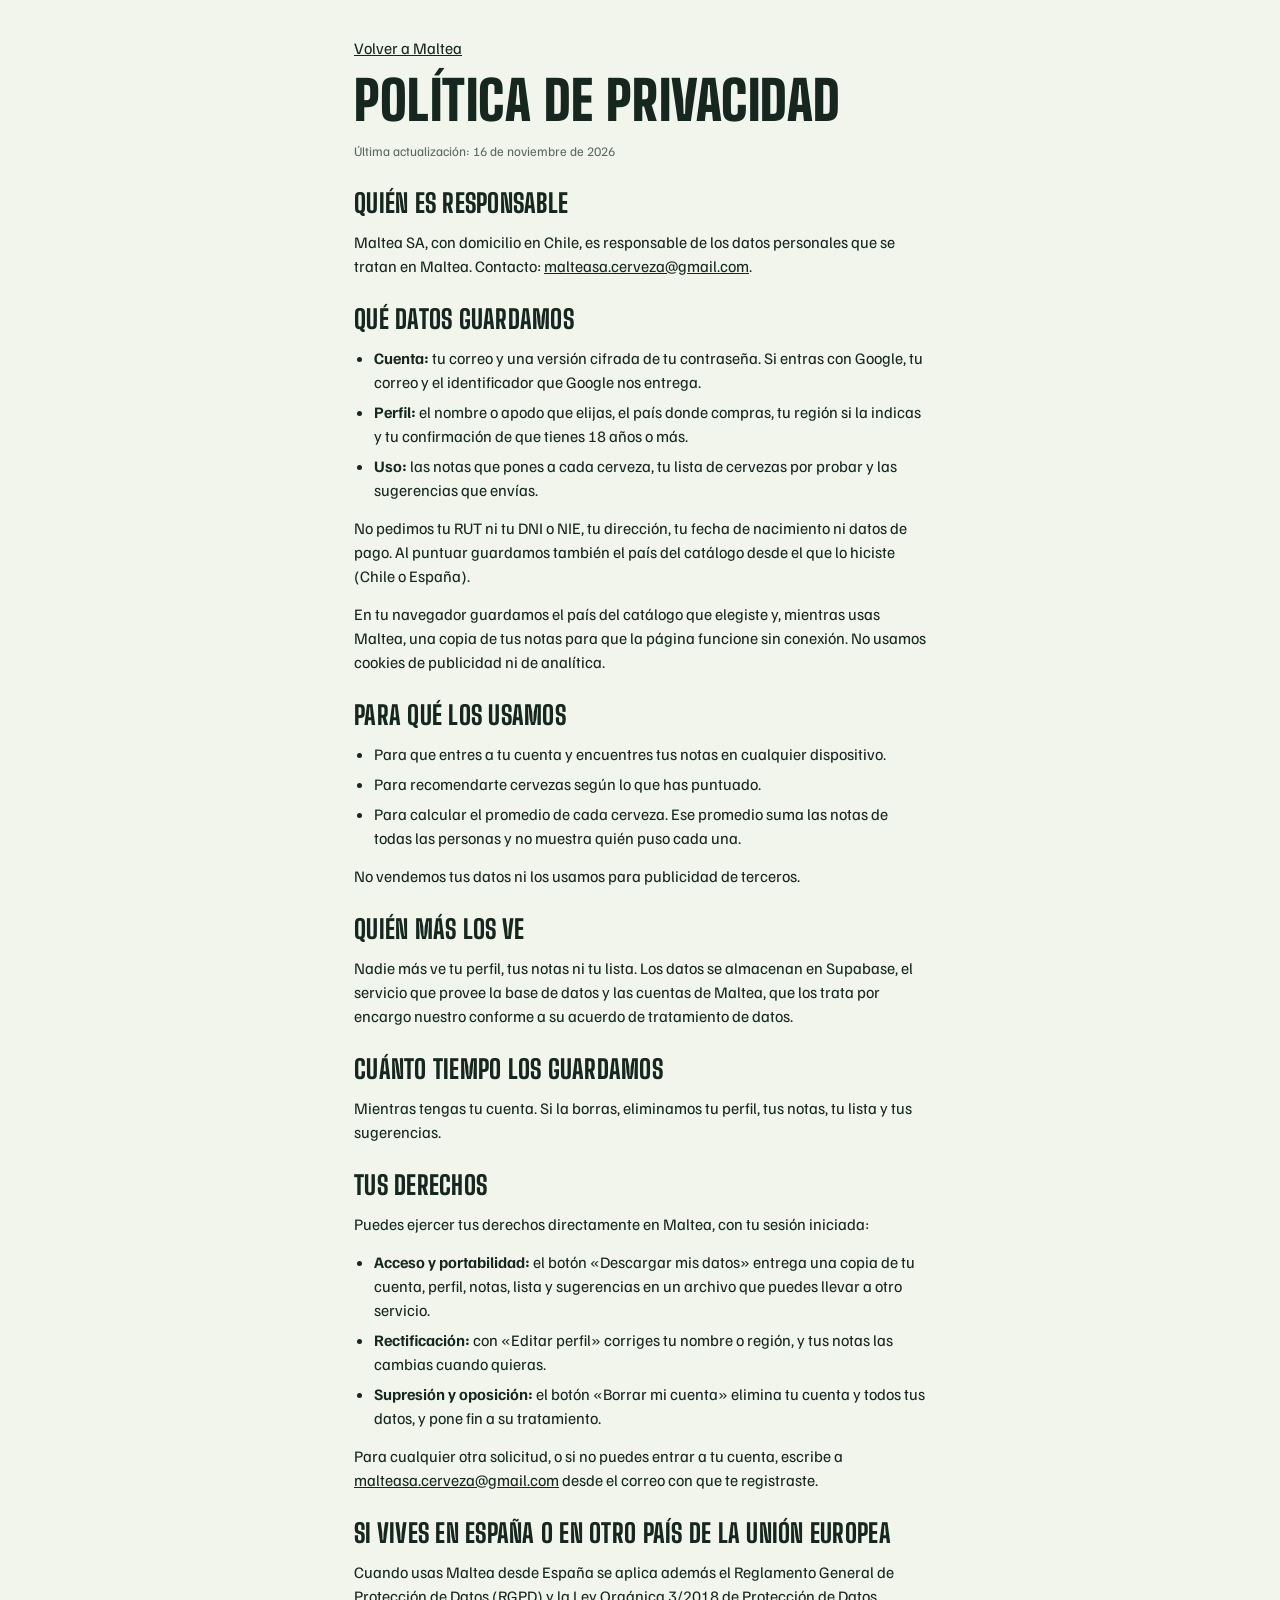
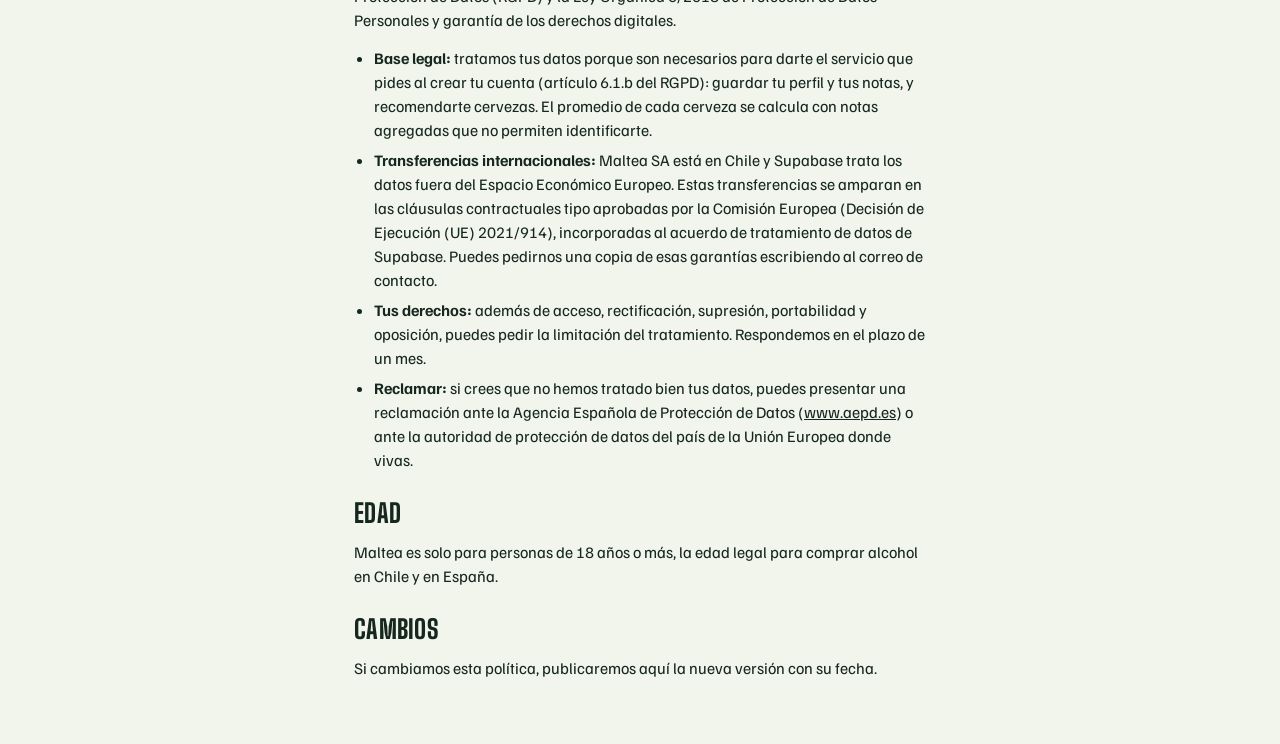
<file: privacidad.html>
<!DOCTYPE html>
<html lang="es">
<head>
<meta charset="utf-8">
<meta name="viewport" content="width=device-width, initial-scale=1">
<title>Política de privacidad de Maltea</title>
<link rel="icon" href="img/favicon.svg" type="image/svg+xml">
<link rel="preconnect" href="https://fonts.googleapis.com">
<link rel="preconnect" href="https://fonts.gstatic.com" crossorigin>
<link href="https://fonts.googleapis.com/css2?family=Big+Shoulders+Display:wght@600;800;900&family=Familjen+Grotesk:wght@400;500;600;700&display=swap" rel="stylesheet">
<link rel="stylesheet" href="css/styles.css">
<style>
  .doc{max-width:68ch;margin:0 auto;padding:36px 20px 64px;display:grid;gap:14px}
  .doc h1{font-size:clamp(34px,6vw,54px);font-weight:900}
  .doc h2{font-size:26px;font-weight:800;margin-top:14px}
  .doc ul{margin:0;padding-left:20px;display:grid;gap:6px}
</style>
</head>
<body>
<main class="doc">
  <p><a href="index.html">Volver a Maltea</a></p>
  <h1>Política de privacidad</h1>
  <p class="note">Última actualización: 16 de noviembre de 2026</p>

  <h2>Quién es responsable</h2>
  <p>Maltea SA, con domicilio en Chile, es responsable de los datos personales que se tratan en Maltea. Contacto: <a href="mailto:malteasa.cerveza@gmail.com">malteasa.cerveza@gmail.com</a>.</p>

  <h2>Qué datos guardamos</h2>
  <ul>
    <li><b>Cuenta:</b> tu correo y una versión cifrada de tu contraseña. Si entras con Google, tu correo y el identificador que Google nos entrega.</li>
    <li><b>Perfil:</b> el nombre o apodo que elijas, el país donde compras, tu región si la indicas y tu confirmación de que tienes 18 años o más.</li>
    <li><b>Uso:</b> las notas que pones a cada cerveza, tu lista de cervezas por probar y las sugerencias que envías.</li>
  </ul>
  <p>No pedimos tu RUT ni tu DNI o NIE, tu dirección, tu fecha de nacimiento ni datos de pago. Al puntuar guardamos también el país del catálogo desde el que lo hiciste (Chile o España).</p>
  <p>En tu navegador guardamos el país del catálogo que elegiste y, mientras usas Maltea, una copia de tus notas para que la página funcione sin conexión. No usamos cookies de publicidad ni de analítica.</p>

  <h2>Para qué los usamos</h2>
  <ul>
    <li>Para que entres a tu cuenta y encuentres tus notas en cualquier dispositivo.</li>
    <li>Para recomendarte cervezas según lo que has puntuado.</li>
    <li>Para calcular el promedio de cada cerveza. Ese promedio suma las notas de todas las personas y no muestra quién puso cada una.</li>
  </ul>
  <p>No vendemos tus datos ni los usamos para publicidad de terceros.</p>

  <h2>Quién más los ve</h2>
  <p>Nadie más ve tu perfil, tus notas ni tu lista. Los datos se almacenan en Supabase, el servicio que provee la base de datos y las cuentas de Maltea, que los trata por encargo nuestro conforme a su acuerdo de tratamiento de datos.</p>

  <h2>Cuánto tiempo los guardamos</h2>
  <p>Mientras tengas tu cuenta. Si la borras, eliminamos tu perfil, tus notas, tu lista y tus sugerencias.</p>

  <h2>Tus derechos</h2>
  <p>Puedes ejercer tus derechos directamente en Maltea, con tu sesión iniciada:</p>
  <ul>
    <li><b>Acceso y portabilidad:</b> el botón «Descargar mis datos» entrega una copia de tu cuenta, perfil, notas, lista y sugerencias en un archivo que puedes llevar a otro servicio.</li>
    <li><b>Rectificación:</b> con «Editar perfil» corriges tu nombre o región, y tus notas las cambias cuando quieras.</li>
    <li><b>Supresión y oposición:</b> el botón «Borrar mi cuenta» elimina tu cuenta y todos tus datos, y pone fin a su tratamiento.</li>
  </ul>
  <p>Para cualquier otra solicitud, o si no puedes entrar a tu cuenta, escribe a <a href="mailto:malteasa.cerveza@gmail.com">malteasa.cerveza@gmail.com</a> desde el correo con que te registraste.</p>

  <h2>Si vives en España o en otro país de la Unión Europea</h2>
  <p>Cuando usas Maltea desde España se aplica además el Reglamento General de Protección de Datos (RGPD) y la Ley Orgánica 3/2018 de Protección de Datos Personales y garantía de los derechos digitales.</p>
  <ul>
    <li><b>Base legal:</b> tratamos tus datos porque son necesarios para darte el servicio que pides al crear tu cuenta (artículo 6.1.b del RGPD): guardar tu perfil y tus notas, y recomendarte cervezas. El promedio de cada cerveza se calcula con notas agregadas que no permiten identificarte.</li>
    <li><b>Transferencias internacionales:</b> Maltea SA está en Chile y Supabase trata los datos fuera del Espacio Económico Europeo. Estas transferencias se amparan en las cláusulas contractuales tipo aprobadas por la Comisión Europea (Decisión de Ejecución (UE) 2021/914), incorporadas al acuerdo de tratamiento de datos de Supabase. Puedes pedirnos una copia de esas garantías escribiendo al correo de contacto.</li>
    <li><b>Tus derechos:</b> además de acceso, rectificación, supresión, portabilidad y oposición, puedes pedir la limitación del tratamiento. Respondemos en el plazo de un mes.</li>
    <li><b>Reclamar:</b> si crees que no hemos tratado bien tus datos, puedes presentar una reclamación ante la Agencia Española de Protección de Datos (<a href="https://www.aepd.es">www.aepd.es</a>) o ante la autoridad de protección de datos del país de la Unión Europea donde vivas.</li>
  </ul>

  <h2>Edad</h2>
  <p>Maltea es solo para personas de 18 años o más, la edad legal para comprar alcohol en Chile y en España.</p>

  <h2>Cambios</h2>
  <p>Si cambiamos esta política, publicaremos aquí la nueva versión con su fecha.</p>
</main>
</body>
</html>
</file>
<file: css/styles.css>
/* Maltea. Plan: etiqueta de botella y letrero de schopería. Banda verde botella con titular condensado
   y burbujas; el resto en superficies tranquilas. El gesto fuerte es puntuar llenando vasos de schop. */
:root{
  --bg:#f2f5ec; --surface:#ffffff; --ink:#15271e; --muted:#586a5f; --line:#d3dbcc;
  --bottle:#1d5438; --bottle-ink:#eef4e4; --amber:#e0930f; --amber-ink:#8a5200; --on-amber:#1a1306;
  --foam:#fff6dc; --red:#c2362c; --ok:#1f7a4a;
  --display:"Big Shoulders Display","Arial Narrow",Impact,sans-serif;
  --body:"Familjen Grotesk","Segoe UI",system-ui,sans-serif;
}
@media (prefers-color-scheme: dark){
  :root:not([data-theme="light"]){
    --bg:#0e1913; --surface:#16241c; --ink:#edf2e5; --muted:#9bb0a1; --line:#2a3d31;
    --bottle:#143a27; --bottle-ink:#eef4e4; --amber:#f0a92b; --amber-ink:#f6c05c; --on-amber:#1a1306;
    --foam:#fff1c9; --red:#f07468; --ok:#6fd39c; color-scheme:dark;
  }
}
:root[data-theme="dark"]{
  --bg:#0e1913; --surface:#16241c; --ink:#edf2e5; --muted:#9bb0a1; --line:#2a3d31;
  --bottle:#143a27; --bottle-ink:#eef4e4; --amber:#f0a92b; --amber-ink:#f6c05c; --on-amber:#1a1306;
  --foam:#fff1c9; --red:#f07468; --ok:#6fd39c; color-scheme:dark;
}
*{box-sizing:border-box}
html{scroll-behavior:smooth}
body{margin:0;background:var(--bg);color:var(--ink);font-family:var(--body);font-size:16px;line-height:1.5}
h1,h2,h3{font-family:var(--display);text-transform:uppercase;letter-spacing:.01em;line-height:1;margin:0;text-wrap:balance}
p{margin:0}
a{color:inherit}
button{font:inherit;color:inherit}
:focus-visible{outline:3px solid var(--amber);outline-offset:2px;border-radius:4px}
.wrap{max-width:1160px;margin:0 auto;padding:0 20px}
[hidden]{display:none!important}

/* banda superior */
.band{background:var(--bottle);color:var(--bottle-ink);position:relative;overflow:hidden}
#bubbles{position:absolute;inset:0;width:100%;height:100%;pointer-events:none;opacity:.5}
.band .wrap{position:relative}
.top{display:flex;align-items:center;justify-content:space-between;gap:12px 20px;flex-wrap:wrap;padding:16px 0}
.brand{font-family:var(--display);font-weight:900;font-size:30px;text-transform:uppercase;letter-spacing:.03em;display:flex;align-items:center;gap:10px}
.brand i{display:block;width:16px;height:22px;clip-path:polygon(0 0,100% 0,84% 100%,16% 100%);background:linear-gradient(var(--foam) 0 24%,var(--amber) 24%)}
.nav{display:flex;gap:4px 16px;flex-wrap:wrap;font-size:15px;font-weight:600}
.nav a{text-decoration:none;padding:4px 0;border-bottom:2px solid transparent}
.nav a:hover{border-color:var(--amber)}
.where{display:flex;gap:2px;border:1px solid rgba(238,244,228,.35);border-radius:999px;padding:3px}
.where button{display:flex;align-items:center;gap:7px;font:inherit;font-size:14px;color:inherit;background:none;border:0;border-radius:999px;padding:4px 11px;cursor:pointer;opacity:.75}
.where button:hover{opacity:1}
.where button[aria-pressed="true"]{background:rgba(238,244,228,.16);opacity:1;font-weight:600}
.where button:focus-visible{outline:2px solid var(--amber);outline-offset:2px}
.flag{width:18px;height:12px;border-radius:2px;position:relative;overflow:hidden;flex:none}
.flag.cl{background:linear-gradient(#fff 0 50%,#c2362c 50%)}
.flag.cl::before{content:"";position:absolute;left:0;top:0;width:6px;height:6px;background:#1c3f94}
.flag.es{background:linear-gradient(#c60b1e 0 25%,#ffc400 25% 75%,#c60b1e 75%)}
.linkbtn{font:inherit;color:inherit;background:none;border:0;padding:0;text-decoration:underline;cursor:pointer}
.hero{display:grid;grid-template-columns:1.15fr .85fr;gap:40px;padding:26px 0 44px;align-items:start}
.hero h1{font-weight:900;font-size:clamp(44px,7.2vw,90px)}
.hero h1 em{font-style:normal;color:var(--amber)}
.lead{font-size:18px;max-width:46ch;margin-top:18px;color:rgba(238,244,228,.9)}
.nums{display:flex;gap:10px 28px;flex-wrap:wrap;margin-top:24px}
.nums div b{display:block;font-family:var(--display);font-weight:800;font-size:40px;line-height:1;color:var(--amber);font-variant-numeric:tabular-nums}
.nums div span{font-size:13px;color:rgba(238,244,228,.85)}

/* tarjetas */
.card{background:var(--surface);color:var(--ink);border-radius:14px;padding:22px;border:1px solid var(--line)}
.card h2{font-size:28px;font-weight:800}
.card h3{font-size:22px;font-weight:800}
.sub{color:var(--muted);font-size:14px;margin-top:6px}
form{display:grid;gap:14px;margin-top:16px}
label.f{display:grid;gap:5px;font-size:14px;font-weight:600}
input[type=text],input[type=search],input[type=email],input[type=password],select{font:inherit;color:var(--ink);background:var(--bg);border:1px solid var(--line);border-radius:8px;padding:10px 12px;width:100%}
.check{display:flex;gap:10px;align-items:flex-start;font-size:14px}
.check input{margin-top:3px;width:17px;height:17px;accent-color:var(--bottle)}
.btn{font-weight:700;border:0;border-radius:8px;padding:12px 16px;cursor:pointer;background:var(--amber);color:var(--on-amber);text-decoration:none;display:inline-block}
.btn:hover{filter:brightness(1.06)}
.btn.ghost{background:none;color:var(--ink);border:1px solid var(--line);font-weight:600;padding:9px 13px}
.btn.ghost:hover{border-color:var(--amber)}
.btn.ghost[aria-pressed="true"]{background:var(--bottle);color:var(--bottle-ink);border-color:transparent}
.btn[disabled]{opacity:.55;cursor:default}
.btn.ghost.danger{border-color:var(--red);color:var(--red)}
.row{display:flex;gap:8px;flex-wrap:wrap}
.row .btn{padding:12px 16px}
.linkbtn{background:none;border:0;padding:0;color:inherit;text-decoration:underline;cursor:pointer;font-size:inherit}
.or{display:flex;align-items:center;gap:10px;color:var(--muted);font-size:13px}
.or::before,.or::after{content:"";flex:1;border-top:1px solid var(--line)}
.btn.google{width:100%}
.acct{display:flex;gap:8px;flex-wrap:wrap;align-items:center;margin-top:12px}
.acct .btn.ghost{font-size:13px;padding:6px 10px}
.err{color:var(--red);font-size:14px;font-weight:600}
.note{font-size:13px;color:var(--muted)}
.stats{display:grid;grid-template-columns:repeat(3,1fr);gap:10px;margin:16px 0}
.stat{background:var(--bg);border-radius:10px;padding:10px 12px}
.stat b{display:block;font-family:var(--display);font-size:30px;font-weight:800;line-height:1;font-variant-numeric:tabular-nums}
.stat span{font-size:12px;color:var(--muted)}
.lvl{margin-top:4px}
.lvl .bar{height:8px;border-radius:99px;background:var(--line);overflow:hidden;margin-top:6px}
.lvl .bar i{display:block;height:100%;background:var(--amber);border-radius:99px;transition:width .5s}

/* secciones */
section.blk{padding:44px 0 0}
.head{display:flex;justify-content:space-between;align-items:end;gap:16px;flex-wrap:wrap;margin-bottom:16px}
.head h2{font-size:clamp(30px,4vw,44px);font-weight:800}
.head p{color:var(--muted);max-width:60ch;font-size:15px}
.chips{display:flex;flex-wrap:wrap;gap:6px}
.chip{border:1px solid var(--line);background:var(--surface);border-radius:999px;padding:6px 13px;font-size:14px;font-weight:600;cursor:pointer}
.chip:hover{border-color:var(--amber)}
.chip[aria-pressed="true"]{background:var(--bottle);color:var(--bottle-ink);border-color:transparent}
.empty{border:1px dashed var(--line);border-radius:12px;padding:22px;color:var(--muted);display:flex;gap:18px;align-items:center;flex-wrap:wrap}

/* vasos */
.glasses{display:flex;gap:5px}
.g{width:22px;height:30px;border:0;padding:0;background:none;cursor:pointer;flex:none;border-radius:3px}
.g span{display:block;width:100%;height:100%;clip-path:polygon(0 0,100% 0,84% 100%,16% 100%);background:var(--line);position:relative;overflow:hidden}
.g i{position:absolute;left:0;right:0;bottom:0;height:0;background:linear-gradient(to bottom,var(--foam) 0 22%,var(--amber) 22%);transition:height .3s cubic-bezier(.2,.8,.2,1)}
.g.on i{height:100%}
.g:nth-child(2) i{transition-delay:.05s}.g:nth-child(3) i{transition-delay:.1s}.g:nth-child(4) i{transition-delay:.15s}.g:nth-child(5) i{transition-delay:.2s}
.g:hover span{background:var(--amber-ink)}
.glasses.big .g{width:44px;height:60px}
.glasses.big{gap:10px}
.sw{display:inline-block;width:12px;height:17px;clip-path:polygon(0 0,100% 0,84% 100%,16% 100%);background:linear-gradient(var(--foam) 0 20%,var(--c) 20%);flex:none;vertical-align:-3px}

/* cata rápida */
.deckwrap{display:grid;grid-template-columns:minmax(0,1.1fr) minmax(0,.9fr);gap:24px;align-items:stretch}
.deck{position:relative;min-height:330px}
.dcard{background:var(--surface);border:1px solid var(--line);border-radius:16px;padding:26px;display:flex;flex-direction:column;gap:12px;height:100%;border-top:8px solid var(--c,var(--amber));transition:transform .28s ease-in,opacity .28s ease-in}
.dcard.in{animation:dealin .3s ease-out}
.dcard.out-r{transform:translateX(60px) rotate(4deg);opacity:0}
.dcard.out-l{transform:translateX(-60px) rotate(-4deg);opacity:0}
@keyframes dealin{from{transform:translateY(14px) scale(.98);opacity:0}to{transform:none;opacity:1}}
.dcard h3{font-size:clamp(30px,4.4vw,46px);font-weight:900;overflow-wrap:anywhere}
.dcard .q{font-weight:700;margin-top:auto}
.dacts{display:flex;gap:8px;flex-wrap:wrap}
.dacts .wish{font-size:inherit;padding:9px 13px;align-self:auto}
.dside{display:flex;flex-direction:column;gap:14px}
.keys{font-size:13px;color:var(--muted)}
kbd{font-family:inherit;font-size:12px;border:1px solid var(--line);border-bottom-width:2px;border-radius:5px;padding:0 5px;background:var(--surface)}

/* paladar */
.palate{display:grid;grid-template-columns:minmax(0,320px) minmax(0,1fr);gap:24px;align-items:start}
.radar{width:100%;max-width:320px;height:auto;display:block;margin:0 auto}
.radar text{font-family:var(--body);font-size:11px;fill:var(--muted)}
.badges{display:grid;grid-template-columns:repeat(auto-fill,minmax(150px,1fr));gap:10px;margin-top:14px}
.badge{display:flex;gap:10px;align-items:center;border:1px solid var(--line);border-radius:12px;padding:10px;background:var(--surface)}
.badge .cap{width:38px;height:38px;border-radius:50%;flex:none;display:grid;place-items:center;font-family:var(--display);font-weight:800;font-size:15px;border:3px dotted var(--line);color:var(--muted)}
.badge.on .cap{background:var(--amber);color:var(--on-amber);border-color:var(--bottle)}
.badge b{display:block;font-size:14px;line-height:1.2}
.badge span{font-size:12px;color:var(--muted);line-height:1.25;display:block}
.badge:not(.on) b{color:var(--muted)}

/* grillas de cervezas */
.grid{display:grid;grid-template-columns:repeat(auto-fill,minmax(255px,1fr));gap:14px}
.beer{background:var(--surface);border:1px solid var(--line);border-radius:12px;padding:16px;display:flex;flex-direction:column;gap:9px}
.beer h3{font-size:24px;font-weight:800;overflow-wrap:anywhere}
.meta{font-size:14px;color:var(--muted)}
.tags{display:flex;flex-wrap:wrap;gap:6px;align-items:center}
.tag{font-size:12px;font-weight:600;border:1px solid var(--line);border-radius:999px;padding:2px 9px}
.tag.style{background:var(--bottle);color:var(--bottle-ink);border-color:transparent}
.tag.warn{border-color:var(--amber);color:var(--amber-ink)}
.rate{margin-top:auto;display:flex;justify-content:space-between;align-items:end;gap:10px;padding-top:10px;border-top:1px dashed var(--line)}
.avg{font-size:13px;color:var(--muted);text-align:right;font-variant-numeric:tabular-nums}
.avg b{color:var(--ink)}
.mine{font-size:12px;color:var(--amber-ink);font-weight:700;min-height:18px}
.wish{align-self:flex-start;font-size:13px;padding:5px 10px}
.rec{border-left:5px solid var(--amber)}
.match{font-family:var(--display);font-weight:800;font-size:22px;color:var(--amber-ink);font-variant-numeric:tabular-nums}
.filters{display:grid;grid-template-columns:1fr 210px 170px 190px;gap:10px;margin:12px 0 14px}
.more{display:flex;justify-content:center;margin-top:18px}
.rank{list-style:none;margin:0;padding:0;display:grid;gap:8px;counter-reset:r}
.rank li{counter-increment:r;display:flex;gap:12px;align-items:baseline;background:var(--surface);border:1px solid var(--line);border-radius:10px;padding:10px 14px}
.rank li::before{content:counter(r);font-family:var(--display);font-weight:800;font-size:22px;color:var(--amber-ink);min-width:18px}
.rank li span{margin-left:auto;font-variant-numeric:tabular-nums;color:var(--muted);font-size:14px;white-space:nowrap}
.two{display:grid;grid-template-columns:minmax(0,1.4fr) minmax(0,1fr);gap:24px;align-items:start}

/* guía de estilos */
.guide{display:grid;grid-template-columns:repeat(auto-fill,minmax(300px,1fr));gap:12px}
.fam{background:var(--surface);border:1px solid var(--line);border-radius:12px;padding:14px 16px;display:flex;flex-direction:column;gap:8px}
.fam h3{font-size:21px;font-weight:800;display:flex;gap:8px;align-items:center}
.fam p{font-size:14px;color:var(--muted)}
.fam .tag{cursor:default}

.countries{display:flex;flex-wrap:wrap;gap:8px;list-style:none;padding:0;margin:0}
.countries li{border:1px solid var(--line);border-radius:999px;padding:5px 12px;font-size:14px;color:var(--muted)}
.countries li.live{background:var(--bottle);color:var(--bottle-ink);border-color:transparent;font-weight:700}
footer{padding:36px 0 48px;color:var(--muted);font-size:13px;display:grid;gap:6px}

#toasts{position:fixed;right:16px;bottom:16px;display:grid;gap:8px;z-index:20;max-width:min(340px,calc(100vw - 32px))}
.toast{background:var(--ink);color:var(--bg);border-radius:12px;padding:12px 14px;font-size:14px;box-shadow:0 8px 24px rgba(0,0,0,.25);animation:dealin .25s ease-out}
.toast b{display:block;font-family:var(--display);text-transform:uppercase;font-size:18px;letter-spacing:.02em}
#fx{position:fixed;inset:0;width:100%;height:100%;pointer-events:none;z-index:19}

@media (max-width:900px){
  .hero,.deckwrap,.palate,.two{grid-template-columns:1fr;gap:22px}
  .filters{grid-template-columns:1fr 1fr}
  .filters input{grid-column:1/-1}
}
@media (max-width:480px){.filters{grid-template-columns:1fr}.glasses.big .g{width:38px;height:52px}}
@media (prefers-reduced-motion:reduce){
  html{scroll-behavior:auto}
  .g i,.dcard,.lvl .bar i{transition:none}
  .dcard.in,.toast{animation:none}
}
</file>
